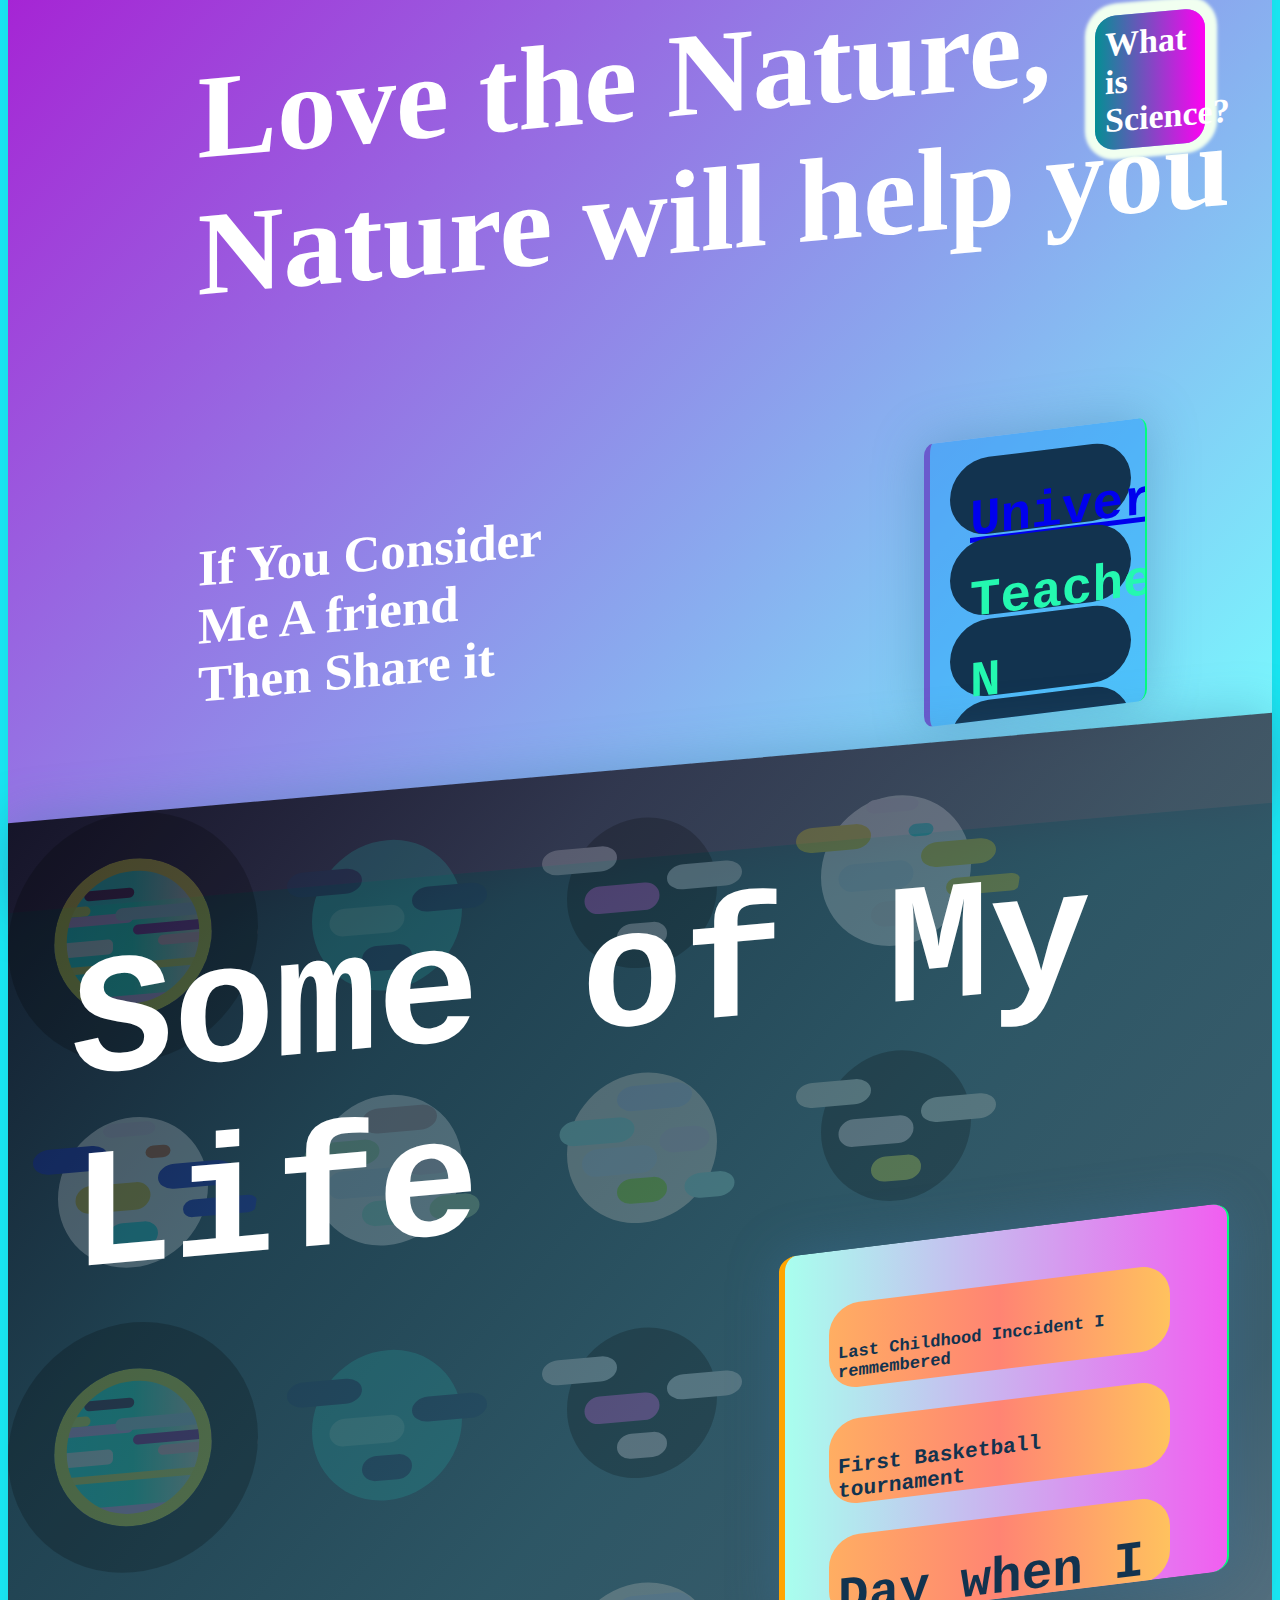
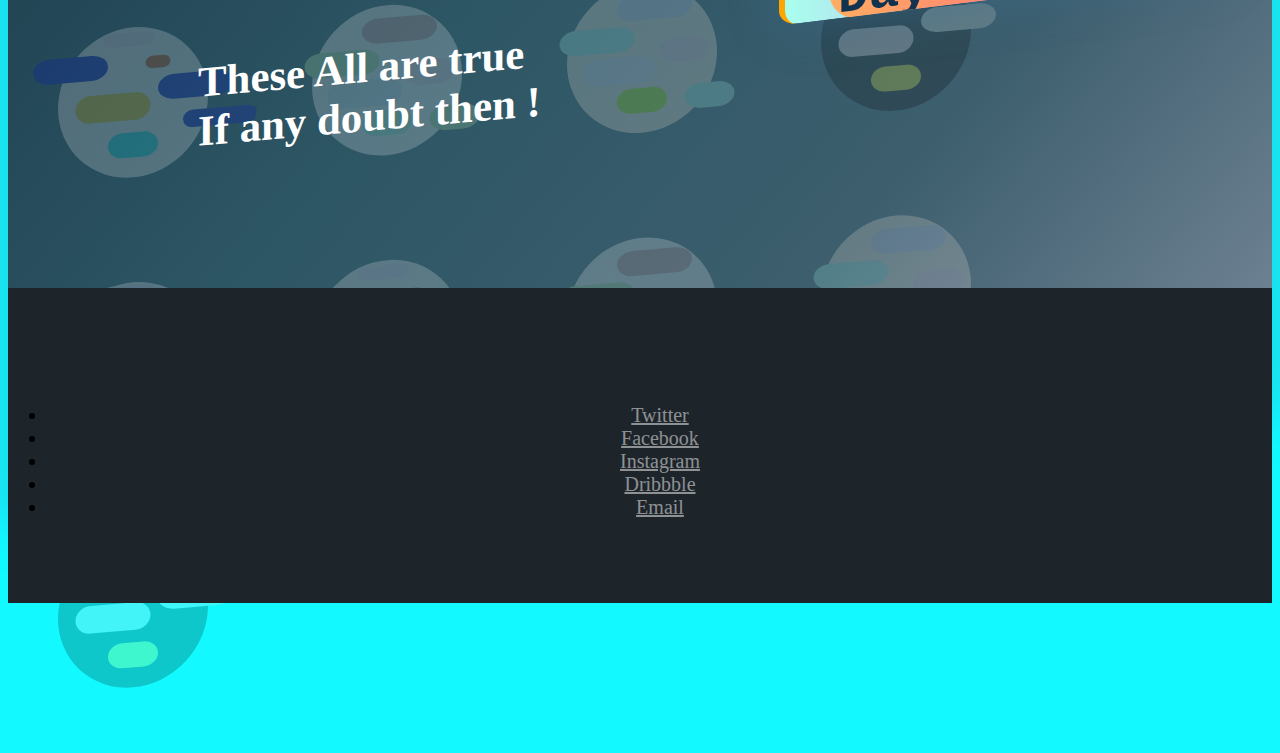
<file: index.html>
<!DOCTYPE html>
<html lang="en">
<head>
  <meta charset="UTF-8">
  <meta name="viewport" content="width=device-width, initial-scale=1.0">
  <link rel="stylesheet" href="index.css" />
  <title>Spiritofluvk</title>
</head>
<body>

  <section class="section-header" id = "header">
 
    <div class="back1ground">
      <h1 id="background-title">Love the Nature,<br>Nature will help you</h1>
      <a href="Science.html">
        <h1 id="Main">
          What is Science?
        </h1>
      </a>
    </div>

    <div class="background-content">
      <h1 id="background-content">
        If You Consider<br>
        Me A friend<br>
        Then Share it
      </h1>
    </div>
    
    <section id="Box">
        
      <article class="Card">
          <a href="Universe.html">
        <header class="Content">
          <h1>Universe</h1>
        </header>
          </a>
      </article>
  
      <article class="Card">
        <header class="Content">
          <h1>Teachers</h1>
        </header>
      </article>
  
      <article class="Card">
        <header class="Content">
          <h1>N</h1>
        </header>
      </article>
  
      <article class="Card">
        <header class="Content">
          <h1>Schools</h1>
        </header>
      </article>
  
      <article class="Card">
        <header class="Content">
          <h1>Ground</h1>
        </header>
      </article>
  
      <article class="Card">
        <header class="Content">
          <h1>Basketball</h1>
        </header>
      </article>
  
      <article class="Card">
        <header class="Content">
          <h1>Meditation</h1>
        </header>
      </article>
  
      <article class="Card">
        <header class="Content">
          <h1>Only One</h1>
        </header>
      </article>
    
    </section>

  </section>
  <section class="section-header" id = "header">
    <div class="back2ground">
      <h1 id="back2ground-title">
        <strong>Some of My Life</strong>  
      </h1>
      <svg class='Planet'>
        <defs>
          <linearGradient id="header-shape-gradient">
            <stop offset="0%" stop-color="#00ffec" />
            <stop offset="50%" stop-color="#07ffce" />
            <stop offset="100%" stop-color="#ffdec3" />
          </linearGradient>
        </defs>
  
        <circle fill=" url(#header-shape-gradient) " cx="50%" cy="50%" r="30%" />
        <rect fill="#efff34 " x="23%" y="36%" width="10%" height="4%" rx="2%" />
        <rect fill="#e3a9f2 " x="20%" y="40%" width="30%" height="4%" rx="2%" />
        <rect fill="#2a0023 " x="30.5%" y="30%" width="20%" height="4%" rx="2%" />
  
        <rect fill="#ecf030 " x="10%" y="60%" width="70%" height="3%" rx="2%" />
  
        <rect
          fill=" lightpink "
          x="60%"
          y="50%"
          width="40%"
          height="4%"
          rx="2%"
        />
  
        <rect
          fill=" lightblue "
          x="43%"
          y="38%"
          width="40%"
          height="5%"
          rx="2.5%"
        />
        <rect fill=" purple " x="50%" y="45%" width="40%" height="4%" rx="2%" />
        <rect fill=" skyblue " x="37%" y="89%" width="20%" height="4%" rx="2%" />
        <rect fill="#e3a9f2 " x="15%" y="73%" width="70%" height="4%" rx="2%" />
        <rect fill="#e3f9f2 " x="9%" y="50%" width="33%" height="6%" rx="2%" />
        <circle
          cx="50%"
          cy="50%"
          r="29%"
          stroke="#efec13 "
          fill=" none "
          stroke-width=" 5% "
          stroke-linecap=" round "
        />
        <circle
          cx="50%"
          cy="50%"
          r="52%"
          stroke="black"
          fill=" none "
          stroke-width=" 41%"
          stroke-linecap=" round "
        />
      </svg>
<svg class="Planet""> 

<circle  fill= "  #24B8B0" cx="50%" cy="50%" r="30%"/>

  <rect fill = "#12335F" x="10%" y="30%" width="30%" height="10%" rx="6.5%" />

<rect fill = "#12335F" x="60%" y="40%" width="30%" height="10%" rx="6.5%" />

<rect fill = "#6BE3CF" x="27%" y="46%" width="30%" height="11%" rx="6%" />

<rect fill = "#12335F" x="40%" y="62%" width="20%" height="10%" rx="5.7%" />
</svg>

<svg class="Planet""> 

<circle  fill= "  #0" cx="50%" cy="50%" r="30%"/>

  <rect fill = "#F2EDEE" x="10%" y="30%" width="30%" height="10%" rx="6.5%" />

<rect fill = "#F2EDED" x="60%" y="40%" width="30%" height="10%" rx="6.5%" />

<rect fill = "#F23EDE" x="27%" y="46%" width="30%" height="11%" rx="6%" />

<rect fill = "#FEDEDE" x="40%" y="62%" width="20%" height="10%" rx="5.7%" />
</svg>


<svg class="Planet""> 

<circle  fill= "  #FFFFFF" cx="50%" cy="50%" r="30%"/>

  <rect fill = "#FDDE00" x="10%" y="30%" width="30%" height="10%" rx="6.5%" />

<rect fill = "#FDE000" x="60%" y="40%" width="30%" height="10%" rx="6.5%" />

<rect fill = "#FDE000" x="70%" y="55%" width="30%" height="7%" rx="4%" />

<rect fill = "#FDEFFF" x="38%" y="21%" width="21%" height="5.5%" rx="4%" />

 
<rect fill = "#E0F0FF" x="27%" y="46%" width="30%" height="11%" rx="6%" />

<rect fill = "#FFEDEE" x="40%" y="62%" width="20%" height="10%" rx="5.7%" />

<rect fill = "#0FEDED" x="55%" y="32%" width="10%" height="5%" rx="3%" />

</svg>

<svg class="Planet""> 

<circle  fill= "  #FFFFFF" cx="50%" cy="50%" r="30%"/>

  <rect fill = "#000FD0" x="10%" y="30%" width="30%" height="10%" rx="6.5%" />

<rect fill = "#000FD0" x="60%" y="40%" width="30%" height="10%" rx="6.5%" />

<rect fill = "#000FD0" x="70%" y="55%" width="30%" height="7%" rx="4%" />

<rect fill = "#FFEAFF" x="38%" y="22%" width="21%" height="5.5%" rx="4%" />

 
<rect fill = "#FED111" x="27%" y="46%" width="30%" height="11%" rx="6%" />

<rect fill = "#0FEDED" x="40%" y="62%" width="20%" height="10%" rx="5.7%" />

<rect fill = "#DE5511" x="55%" y="32%" width="10%" height="5%" rx="3%" />

</svg> 

<svg class="Planet""> 

<circle  fill= "  #FFFFFF" cx="50%" cy="50%" r="30%"/>

  <rect fill = "#DAA2A2" x="40%" y="25%" width="30%" height="10%" rx="6.5%" />

<rect fill = " #BDEFAA" x="67%" y="62%" width="20%" height="10%" rx="6.5%" />

<rect fill = " #BDEFAA" x="17%" y="37%" width="30%" height="10%" rx="6.5%" />

<rect fill = "#FDE0F0" x="57%" y="43%" width="20%" height="10%" rx="6.5%" />

 
<rect fill = "#E0F0FF" x="26%" y="49%" width="30%" height="11%" rx="6%" />

<rect fill = "#AFFFE0" x="40%" y="62%" width="20%" height="10%" rx="5.7%" />


</svg>

<svg class="Planet""> 

<circle  fill= "  #FFEFDF" cx="50%" cy="50%" r="30%"/>

  <rect fill = "#DEDEFE" x="40%" y="25%" width="30%" height="10%" rx="6.5%" />

<rect fill = " #AAFDEF" x="67%" y="62%" width="20%" height="10%" rx="6.5%" />

<rect fill = " #AAFDEF" x="17%" y="37%" width="30%" height="10%" rx="6.5%" />

<rect fill = "#FFDDED" x="57%" y="43%" width="20%" height="10%" rx="6.5%" />

 
<rect fill = "#EFF0FF" x="26%" y="49%" width="30%" height="11%" rx="6%" />

<rect fill = "#AFFF00" x="40%" y="62%" width="20%" height="10%" rx="5.7%" />


</svg>

<svg class="Planet"> 

<circle  fill= "  #0" cx="50%" cy="50%" r="30%"/>

  <rect fill = "#F2EEDE" x="10%" y="30%" width="30%" height="10%" rx="6.5%" />

<rect fill = "#F2EEDE" x="60%" y="40%" width="30%" height="10%" rx="6.5%" />

<rect fill = "#FFDEDE" x="27%" y="46%" width="30%" height="11%" rx="6%" />

<rect fill = "#F2EE11" x="40%" y="62%" width="20%" height="10%" rx="5.7%" />
</svg>
<svg class='Planet'>
  <defs>
    <linearGradient id="header-shape-gradient">
      <stop offset="0%" stop-color="#00ffec" />
      <stop offset="50%" stop-color="#07ffce" />
      <stop offset="100%" stop-color="#ffdec3" />
    </linearGradient>
  </defs>

  <circle fill=" url(#header-shape-gradient) " cx="50%" cy="50%" r="30%" />
  <rect fill="#efff34 " x="23%" y="36%" width="10%" height="4%" rx="2%" />
  <rect fill="#e3a9f2 " x="20%" y="40%" width="30%" height="4%" rx="2%" />
  <rect fill="#2a0023 " x="30.5%" y="30%" width="20%" height="4%" rx="2%" />

  <rect fill="#ecf030 " x="10%" y="60%" width="70%" height="3%" rx="2%" />

  <rect
    fill=" lightpink "
    x="60%"
    y="50%"
    width="40%"
    height="4%"
    rx="2%"
  />

  <rect
    fill=" lightblue "
    x="43%"
    y="38%"
    width="40%"
    height="5%"
    rx="2.5%"
  />
  <rect fill=" purple " x="50%" y="45%" width="40%" height="4%" rx="2%" />
  <rect fill=" skyblue " x="37%" y="89%" width="20%" height="4%" rx="2%" />
  <rect fill="#e3a9f2 " x="15%" y="73%" width="70%" height="4%" rx="2%" />
  <rect fill="#e3f9f2 " x="9%" y="50%" width="33%" height="6%" rx="2%" />
  <circle
    cx="50%"
    cy="50%"
    r="29%"
    stroke="#efec13 "
    fill=" none "
    stroke-width=" 5% "
    stroke-linecap=" round "
  />
  <circle
    cx="50%"
    cy="50%"
    r="52%"
    stroke="black"
    fill=" none "
    stroke-width=" 41%"
    stroke-linecap=" round "
  />
</svg>
<svg class="Planet""> 

<circle  fill= "  #24B8B0" cx="50%" cy="50%" r="30%"/>

<rect fill = "#12335F" x="10%" y="30%" width="30%" height="10%" rx="6.5%" />

<rect fill = "#12335F" x="60%" y="40%" width="30%" height="10%" rx="6.5%" />

<rect fill = "#6BE3CF" x="27%" y="46%" width="30%" height="11%" rx="6%" />

<rect fill = "#12335F" x="40%" y="62%" width="20%" height="10%" rx="5.7%" />
</svg>

<svg class="Planet""> 

<circle  fill= "  #0" cx="50%" cy="50%" r="30%"/>

<rect fill = "#F2EDEE" x="10%" y="30%" width="30%" height="10%" rx="6.5%" />

<rect fill = "#F2EDED" x="60%" y="40%" width="30%" height="10%" rx="6.5%" />

<rect fill = "#F23EDE" x="27%" y="46%" width="30%" height="11%" rx="6%" />

<rect fill = "#FEDEDE" x="40%" y="62%" width="20%" height="10%" rx="5.7%" />
</svg>


<svg class="Planet""> 

<circle  fill= "  #FFFFFF" cx="50%" cy="50%" r="30%"/>

<rect fill = "#FDDE00" x="10%" y="30%" width="30%" height="10%" rx="6.5%" />

<rect fill = "#FDE000" x="60%" y="40%" width="30%" height="10%" rx="6.5%" />

<rect fill = "#FDE000" x="70%" y="55%" width="30%" height="7%" rx="4%" />

<rect fill = "#FDEFFF" x="38%" y="21%" width="21%" height="5.5%" rx="4%" />


<rect fill = "#E0F0FF" x="27%" y="46%" width="30%" height="11%" rx="6%" />

<rect fill = "#FFEDEE" x="40%" y="62%" width="20%" height="10%" rx="5.7%" />

<rect fill = "#0FEDED" x="55%" y="32%" width="10%" height="5%" rx="3%" />

</svg>

<svg class="Planet""> 

<circle  fill= "  #FFFFFF" cx="50%" cy="50%" r="30%"/>

<rect fill = "#000FD0" x="10%" y="30%" width="30%" height="10%" rx="6.5%" />

<rect fill = "#000FD0" x="60%" y="40%" width="30%" height="10%" rx="6.5%" />

<rect fill = "#000FD0" x="70%" y="55%" width="30%" height="7%" rx="4%" />

<rect fill = "#FFEAFF" x="38%" y="22%" width="21%" height="5.5%" rx="4%" />


<rect fill = "#FED111" x="27%" y="46%" width="30%" height="11%" rx="6%" />

<rect fill = "#0FEDED" x="40%" y="62%" width="20%" height="10%" rx="5.7%" />

<rect fill = "#DE5511" x="55%" y="32%" width="10%" height="5%" rx="3%" />

</svg> 

<svg class="Planet""> 

<circle  fill= "  #FFFFFF" cx="50%" cy="50%" r="30%"/>

<rect fill = "#DAA2A2" x="40%" y="25%" width="30%" height="10%" rx="6.5%" />

<rect fill = " #BDEFAA" x="67%" y="62%" width="20%" height="10%" rx="6.5%" />

<rect fill = " #BDEFAA" x="17%" y="37%" width="30%" height="10%" rx="6.5%" />

<rect fill = "#FDE0F0" x="57%" y="43%" width="20%" height="10%" rx="6.5%" />


<rect fill = "#E0F0FF" x="26%" y="49%" width="30%" height="11%" rx="6%" />

<rect fill = "#AFFFE0" x="40%" y="62%" width="20%" height="10%" rx="5.7%" />


</svg>

<svg class="Planet""> 

<circle  fill= "  #FFEFDF" cx="50%" cy="50%" r="30%"/>

<rect fill = "#DEDEFE" x="40%" y="25%" width="30%" height="10%" rx="6.5%" />

<rect fill = " #AAFDEF" x="67%" y="62%" width="20%" height="10%" rx="6.5%" />

<rect fill = " #AAFDEF" x="17%" y="37%" width="30%" height="10%" rx="6.5%" />

<rect fill = "#FFDDED" x="57%" y="43%" width="20%" height="10%" rx="6.5%" />


<rect fill = "#EFF0FF" x="26%" y="49%" width="30%" height="11%" rx="6%" />

<rect fill = "#AFFF00" x="40%" y="62%" width="20%" height="10%" rx="5.7%" />


</svg>

<svg class="Planet"> 

<circle  fill= "  #0" cx="50%" cy="50%" r="30%"/>

<rect fill = "#F2EEDE" x="10%" y="30%" width="30%" height="10%" rx="6.5%" />

<rect fill = "#F2EEDE" x="60%" y="40%" width="30%" height="10%" rx="6.5%" />

<rect fill = "#FFDEDE" x="27%" y="46%" width="30%" height="11%" rx="6%" />

<rect fill = "#F2EE11" x="40%" y="62%" width="20%" height="10%" rx="5.7%" />
</svg>
<svg class="Planet""> 

  <circle  fill= "  #FFFFFF" cx="50%" cy="50%" r="30%"/>
  
  <rect fill = "#FDDE00" x="10%" y="30%" width="30%" height="10%" rx="6.5%" />
  
  <rect fill = "#FDE000" x="60%" y="40%" width="30%" height="10%" rx="6.5%" />
  
  <rect fill = "#FDE000" x="70%" y="55%" width="30%" height="7%" rx="4%" />
  
  <rect fill = "#FDEFFF" x="38%" y="21%" width="21%" height="5.5%" rx="4%" />
  
  
  <rect fill = "#E0F0FF" x="27%" y="46%" width="30%" height="11%" rx="6%" />
  
  <rect fill = "#FFEDEE" x="40%" y="62%" width="20%" height="10%" rx="5.7%" />
  
  <rect fill = "#0FEDED" x="55%" y="32%" width="10%" height="5%" rx="3%" />
  
  </svg>
  
  <svg class="Planet""> 
  
  <circle  fill= "  #FFFFFF" cx="50%" cy="50%" r="30%"/>
  
  <rect fill = "#000FD0" x="10%" y="30%" width="30%" height="10%" rx="6.5%" />
  
  <rect fill = "#000FD0" x="60%" y="40%" width="30%" height="10%" rx="6.5%" />
  
  <rect fill = "#000FD0" x="70%" y="55%" width="30%" height="7%" rx="4%" />
  
  <rect fill = "#FFEAFF" x="38%" y="22%" width="21%" height="5.5%" rx="4%" />
  
  
  <rect fill = "#FED111" x="27%" y="46%" width="30%" height="11%" rx="6%" />
  
  <rect fill = "#0FEDED" x="40%" y="62%" width="20%" height="10%" rx="5.7%" />
  
  <rect fill = "#DE5511" x="55%" y="32%" width="10%" height="5%" rx="3%" />
  
  </svg> 
  
  <svg class="Planet""> 
  
  <circle  fill= "  #FFFFFF" cx="50%" cy="50%" r="30%"/>
  
  <rect fill = "#DAA2A2" x="40%" y="25%" width="30%" height="10%" rx="6.5%" />
  
  <rect fill = " #BDEFAA" x="67%" y="62%" width="20%" height="10%" rx="6.5%" />
  
  <rect fill = " #BDEFAA" x="17%" y="37%" width="30%" height="10%" rx="6.5%" />
  
  <rect fill = "#FDE0F0" x="57%" y="43%" width="20%" height="10%" rx="6.5%" />
  
  
  <rect fill = "#E0F0FF" x="26%" y="49%" width="30%" height="11%" rx="6%" />
  
  <rect fill = "#AFFFE0" x="40%" y="62%" width="20%" height="10%" rx="5.7%" />
  
  
  </svg>
  
  <svg class="Planet""> 
  
  <circle  fill= "  #FFEFDF" cx="50%" cy="50%" r="30%"/>
  
  <rect fill = "#DEDEFE" x="40%" y="25%" width="30%" height="10%" rx="6.5%" />
  
  <rect fill = " #AAFDEF" x="67%" y="62%" width="20%" height="10%" rx="6.5%" />
  
  <rect fill = " #AAFDEF" x="17%" y="37%" width="30%" height="10%" rx="6.5%" />
  
  <rect fill = "#FFDDED" x="57%" y="43%" width="20%" height="10%" rx="6.5%" />
  
  
  <rect fill = "#EFF0FF" x="26%" y="49%" width="30%" height="11%" rx="6%" />
  
  <rect fill = "#AFFF00" x="40%" y="62%" width="20%" height="10%" rx="5.7%" />
  
  
  </svg>
  
  
  <svg class="Planet"> 
  
  <circle  fill= "  #0" cx="50%" cy="50%" r="30%"/>
  
  <rect fill = "#F2EEDE" x="10%" y="30%" width="30%" height="10%" rx="6.5%" />
  
  <rect fill = "#F2EEDE" x="60%" y="40%" width="30%" height="10%" rx="6.5%" />
  
  <rect fill = "#FFDEDE" x="27%" y="46%" width="30%" height="11%" rx="6%" />
  
  <rect fill = "#F2EE11" x="40%" y="62%" width="20%" height="10%" rx="5.7%" />
  </svg>
    </div>
    <div class="back2ground-content">
      <h1 id="background-content">
        <Big>These All are true<br>
        If any doubt then !</Big>
      </h1>
    </div>
    <section id="TheoryBox">
      <article class="Theory-Card">
        <header class="Content">
          <h6>Last Childhood Inccident I remmembered</h6>
        </header>
      </article>
  
      <article class="Theory-Card">
        <header class="Content">
          <h5>First Basketball tournament</h5>
        </header>
      </article>
  
      <article class="Theory-Card">
        <header class="Content">
          <h1>Day when I forget My Bag</h1>
        </header>
      </article>
  
      <article class="Theory-Card">
        <header class="Content">
          <h1>My First</h1>
        </header>
      </article>
  
      <article class="Theory-Card">
        <header class="Content">
          <h1>Jumping From 1floor</h1>
        </header>
      </article>
  
      <article class="Theory-Card">
        <header class="Content">
          <h1>Baniwagh tournsment</h1>
        </header>
      </article>
  
      <article class="Theory-Card">
        <header class="Content">
          <h1>My Father</h1>
        </header>
      </article>
  
      <article class="Theory-Card">
        <header class="Content">
          <h1>My Mother</h1>
        </header>
      </article>
    </section>
  </section>
    <footer id="footer">
      <ul class="icons">
          <li><a href="https://twitter.com/Sukhpre56544690" class="icon fa-twitter"><span class="label">Twitter</span></a></li>
          <li><a href="https://www.facebook.com/sukhpreet.singh.90663894/" class="icon fa-facebook"><span class="label">Facebook</span></a></li>
          <li><a href="https://www.instagram.com/sukhpreet_singh.znx/" class="icon fa-instagram"><span class="label">Instagram</span></a></li>
        <li><a href="https://dribbble.com/Sukhpreet_singh" class="icon fa-dribbble"><span class="label">Dribbble</span></a></li>
          <li><a href="#" class="mailto:sukhpreet@gmail.com"><span class="label">Email</span></a></li>
      </ul>
      </footer>
      
</body>
</html>
</file>
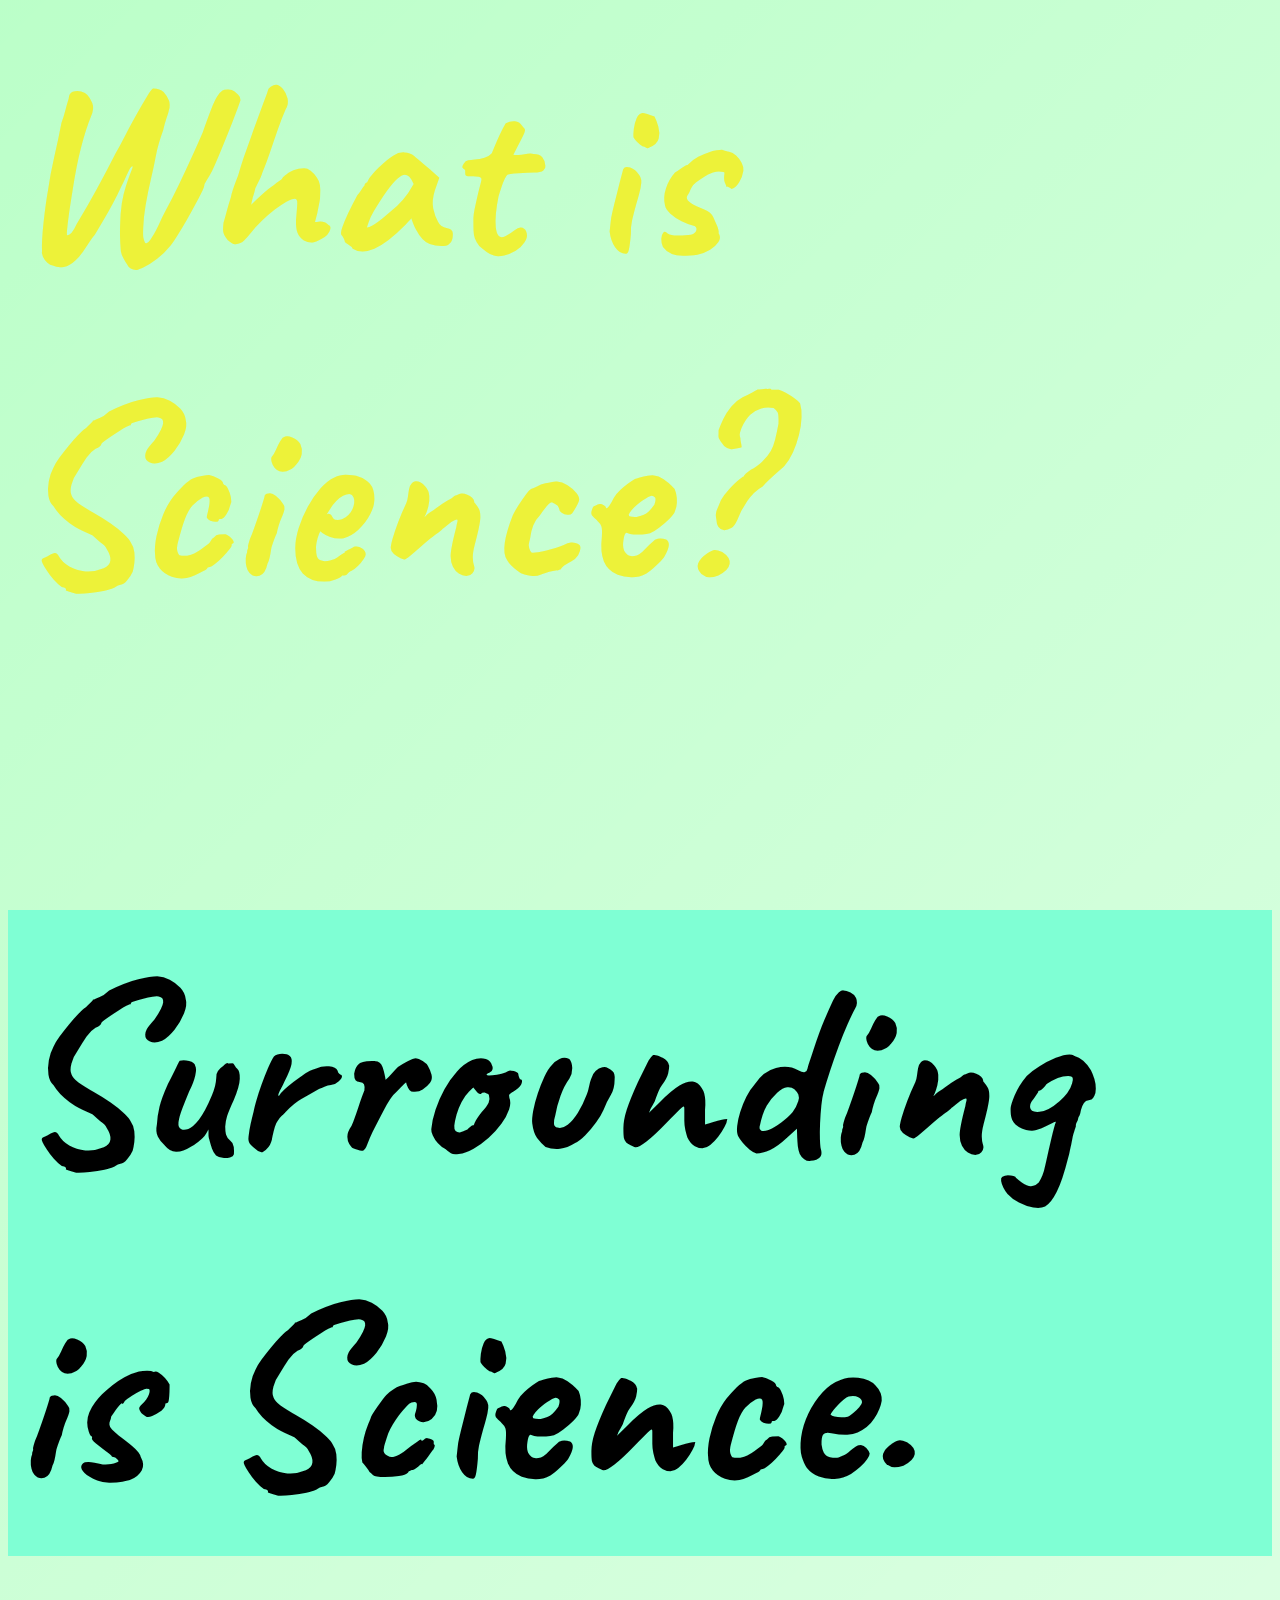
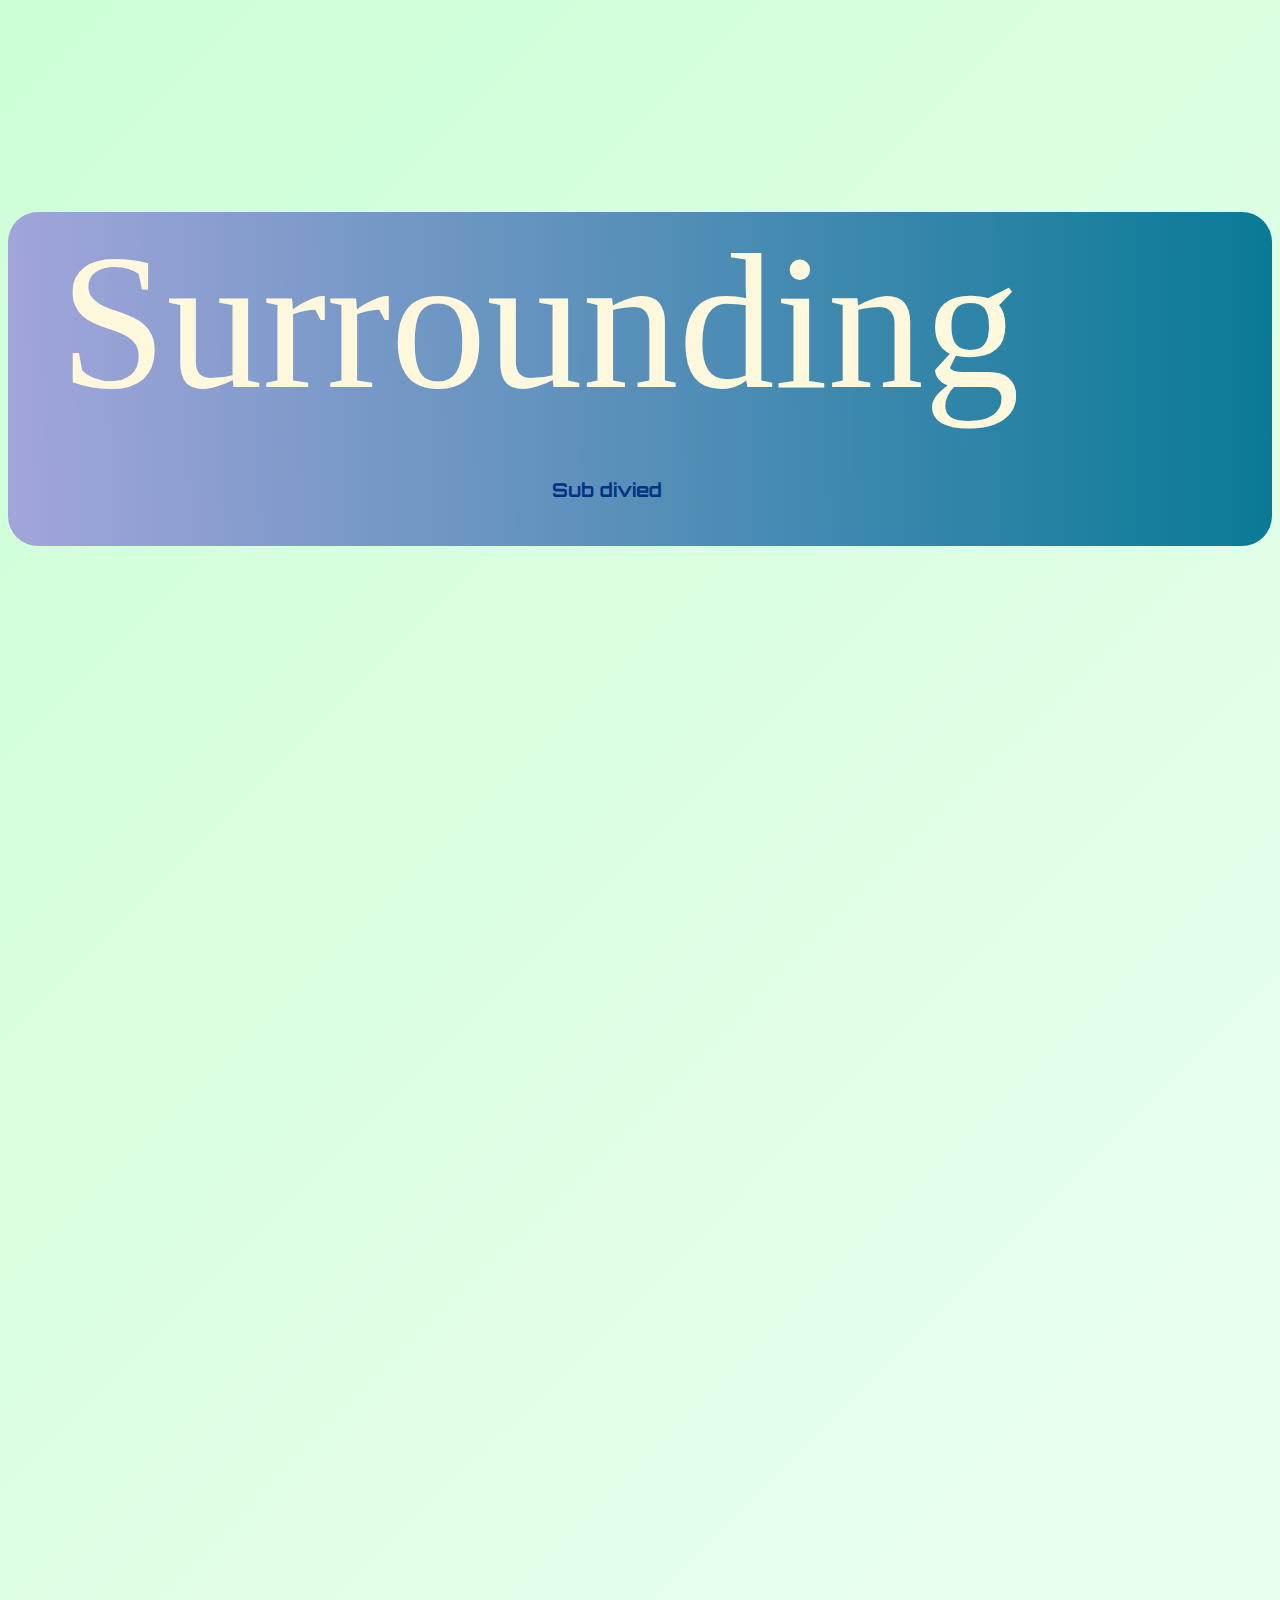
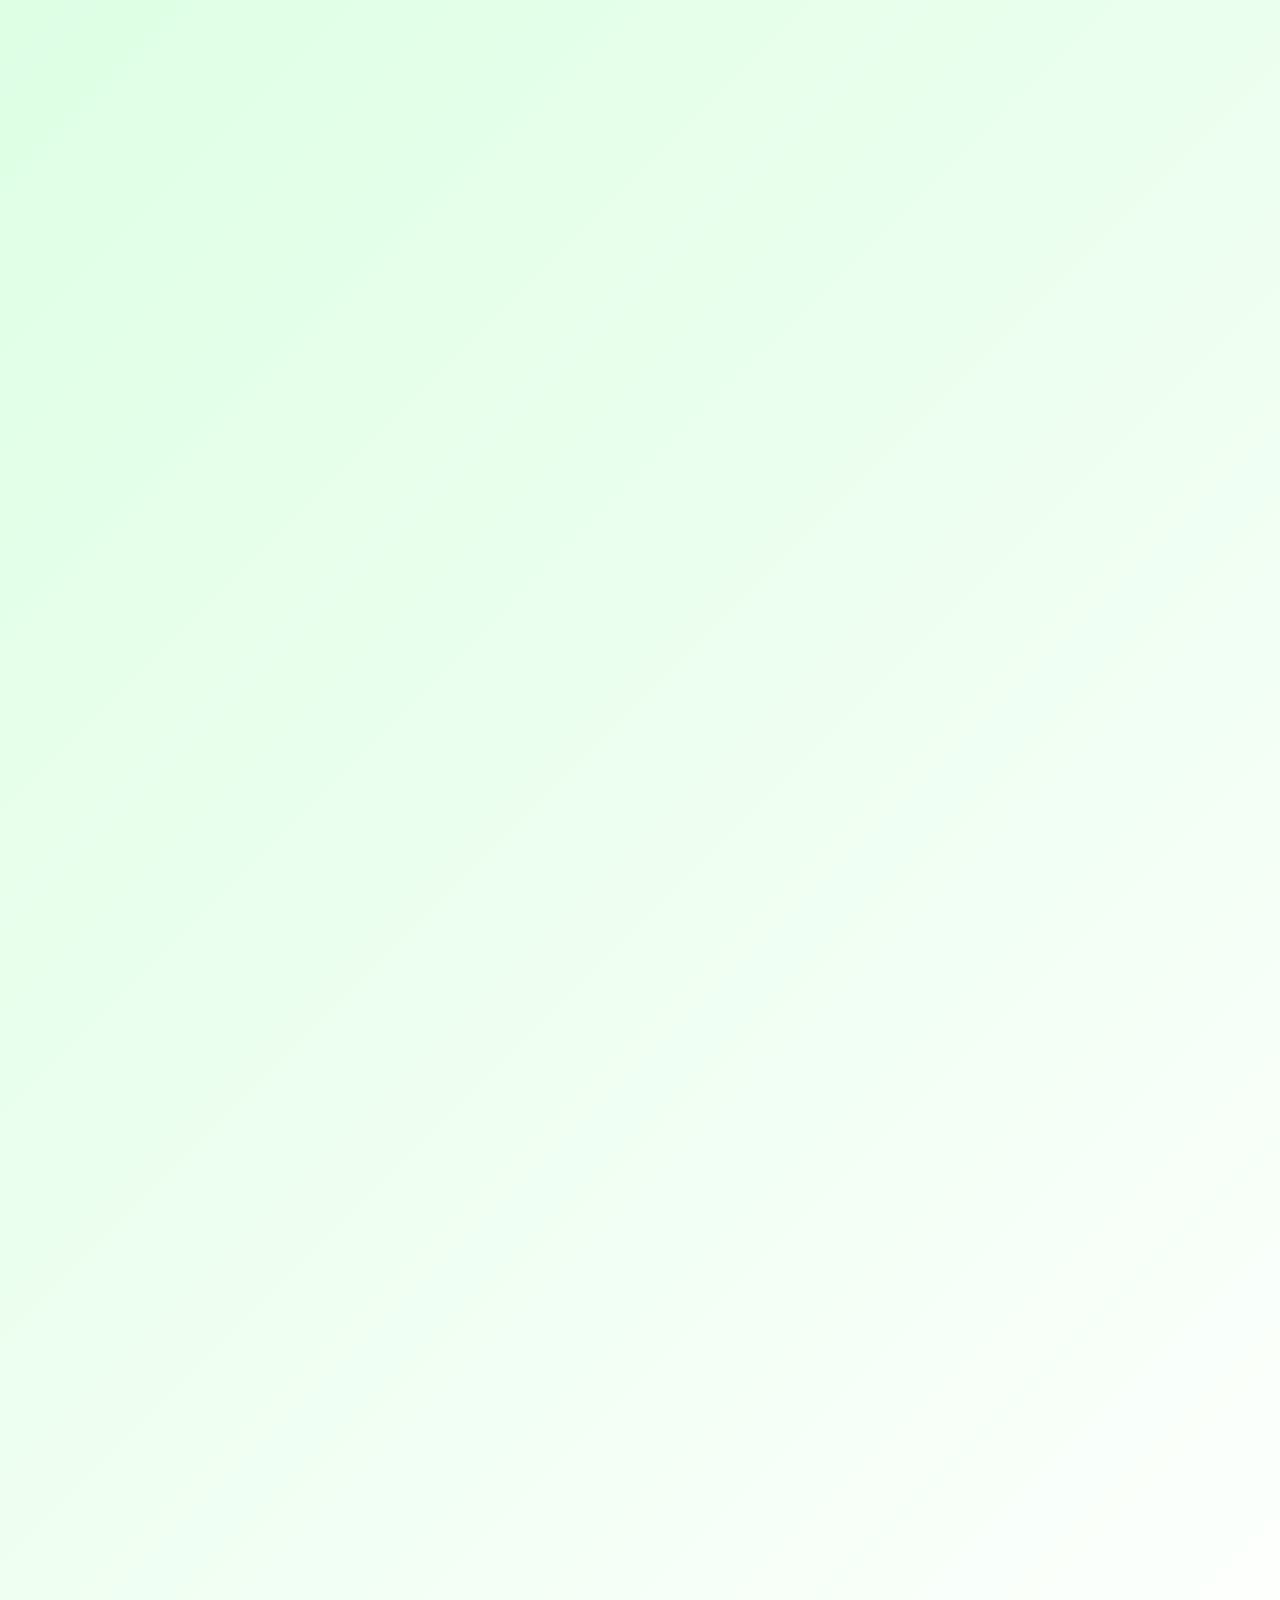
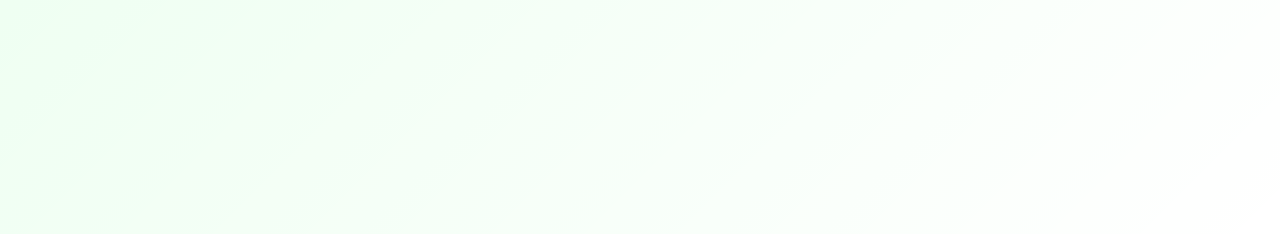
<file: Science.html>
<!DOCTYPE html>
<html lang="en">

<head>
    <meta charset="UTF-8" />
    <meta name="viewport" content="width=device-width, initial-scale=1.0" />
    <title>Document</title>
    <link rel="stylesheet" href="science.css" />
    <link rel="stylesheet" href="https://unpkg.com/aos@next/dist/aos.css" />
    <link href="https://fonts.googleapis.com/css2?family=Tangerine:wght@700&display=swap" rel="stylesheet">
    <link href="https://fonts.googleapis.com/css2?family=Averia+Sans+Libre&display=swap" rel="stylesheet">
    <link href="https://fonts.googleapis.com/css2?family=Caveat:wght@600&display=swap" rel="stylesheet">
    <link href="https://fonts.googleapis.com/css2?family=Caveat:wght@600&family=Orbitron:wght@900&display=swap" rel="stylesheet">
</head>

<body>
    <header class="Header">
        What is Science?
        <p class="answer">Surrounding is Science.</p>
    </header>
    <section class="Explain">
        <article id="Answer">Surrounding<h6 class="Jai">Sub divied</h6></article>
    </section>
    <div data-aos="fade-right"
        data-aos-delay="150"
        data-aos-duration="1000" >
        <section class="Explain-answer">
            <article id="Answer1">
                <h1 class="AnswerHeading">Physics</h1>
                <p class="Matter">
                    Working with Intraction of differnt thing with each other
                </p>
            </article>
            </article>
        </section>
    </div>

    <div data-aos="fade-right"
        data-aos-delay="150"
        data-aos-duration="1000" >
        <section class="Explain-answer">
            <article id="Answer2">
                <h1 class="AnswerHeading">Chemistry</h1>
                <p class="Matter">
                    To Understand The Depth of internal Structure of Universe
                </p>
            </article>
        </section>
    </div>

    <div data-aos="fade-right"
        data-aos-delay="150"
        data-aos-duration="1000" >

        <section class="Explain-answer">
            <article id="Answer3">
                <h1 class="AnswerHeading">Biology</h1>
                <p class="Matter">
                    Understanding Collaborate work of Nature to make Non-living to
                    living
                </p>
            </article>
        </section>
    </div>
    
    <div data-aos="fade-right"
    data-aos-delay="150"
    data-aos-duration="1000" >

    <section class="Poem-Container" >
        <article id="Poem">
            <h1 class="Poem-heading">My favorite one is to being become with surrounding By connecting To surrounding through Self.</h1>
            <p >
                <h1 class="Poem-content-Heading">A Simple Poem</h1>
                <p class="Poem-content"> Play football,if you <br>
                then play it as, football is part of your body <br>
                Play basketball, if you <br>
                then play it as, basketball is part of your body <br>
                Play Anything , if you <br>
                then play it as, it is part of your body<br>
                Same, learn about Nature,if you <br>
                then , learn it as being a part of Nature<br>
                Else Just be Nothing to achieve everything.</p>
            </p>
        </article>
    </section>
</div>

    <script src="https://unpkg.com/aos@next/dist/aos.js"></script>
    <script>
        AOS.init();
    </script>
</body>

</html>
</file>
<file: index.css>
body {
  background: #12FAFF;
  user-select:none;
}


.section-header {
  display: flex;
  z-index: 0;
  flex-direction: column;
  -webkit-touch-callout:none; /* iOS Safari */
  -webkit-user-select:none;   /* Chrome/Safari/Opera */
  -khtml-user-select:none;    /* Konqueror */
  -moz-user-select:none;      /* Firefox */
  -ms-user-select:none;       /* Internet Explorer/Edge */
  user-select:none;
}

body #header {
    height: 940px;
    position: relative;
    color: #fff;
    font-size: 17px;
    -webkit-touch-callout:none; /* iOS Safari */
  -webkit-user-select:none;   /* Chrome/Safari/Opera */
  -khtml-user-select:none;    /* Konqueror */
  -moz-user-select:none;      /* Firefox */
  -ms-user-select:none;       /* Internet Explorer/Edge */
  user-select:none; 
}
.back1ground {
    position: absolute;
    top: -20vh;
    left: 0;
    width: 100%;
    height: calc(100% + 10vh);
    background: linear-gradient(135deg, rgb(168, 25, 210), rgb(120, 255, 255));
    transform: skewY(-5deg);
    box-shadow: 0 0 50px rgba(60,117,162,.4);
}
#Main{
  position: absolute;
  background: linear-gradient(to right, rgb(4, 143, 148),rgb(255, 1, 242)); /* W3C, IE 10+/ Edge, Firefox 16+, Chrome 26+, Opera 12+, Safari 7+ */;
  width: 90px;
  padding: 10px;
  border-radius: 20px;
  top: 20%;
  left: 86%;
  box-shadow: 1px -1px 0.2rem 0.7rem #f1ffF0;
  color:#ffff;
  font-family: 'Antic Slab', serif;
  
}

#background-title {
    position: absolute;
    top:10%;
    left: 15%;
    font-size: 700%;
    user-select:none;
  -webkit-touch-callout:none; /* iOS Safari */
  -webkit-user-select:none;   /* Chrome/Safari/Opera */
  -khtml-user-select:none;    /* Konqueror */
  -moz-user-select:none;      /* Firefox */
  -ms-user-select:none;       /* Internet Explorer/Edge */
  user-select:none; 
}
#background-content {
    position: absolute;
    width: 50%;
    top:50%;
    left: 15%;
    font-size: 300%;
    transform: skewY(-5deg);
    user-select:none;
  -webkit-touch-callout:none; /* iOS Safari */
  -webkit-user-select:none;   /* Chrome/Safari/Opera */
  -khtml-user-select:none;    /* Konqueror */
  -moz-user-select:none;      /* Firefox */
  -ms-user-select:none;       /* Internet Explorer/Edge */
  user-select:none; 
}
#Box {
  transform: skewY(-7deg);
  box-shadow: 0 0 50px rgba(60,117,162,.4);
  padding: 10px 0px 10px;
  position: absolute;
  left: 72.5%;
  top: 45%;
  height: 28%;
  width: 17%;
  display: flex;
  flex-direction: column;
  overflow-y: auto;
  border-left: 6px solid slateblue;
  border-right: 2px solid springgreen;
  border-radius: 4%;
  background-color: rgba(0, 138, 252, 0.377);
  -webkit-touch-callout:none; /* iOS Safari */
  -webkit-user-select:none;   /* Chrome/Safari/Opera */
  -khtml-user-select:none;    /* Konqueror */
  -moz-user-select:none;      /* Firefox */
  -ms-user-select:none;       /* Internet Explorer/Edge */
  user-select:none; 
}
.Card {
  font-size: 25.5px;
  padding: 0px 0px 30px 20px;
  margin:  10px 0px 20px 20px;
  width: 75%;
  height: 18%;
  background-color: #12334F;
  color: #24F8B0;
  border-radius: 20vw;
  font-family: "Courier New", monospace;
  transition: 0.2s;
  
  -webkit-touch-callout:none; /* iOS Safari */
  -webkit-user-select:none;   /* Chrome/Safari/Opera */
  -khtml-user-select:none;    /* Konqueror */
  -moz-user-select:none;      /* Firefox */
  -ms-user-select:none;       /* Internet Explorer/Edge */
  user-select:none; 
}
.Card :first-child {
    padding-top: -0.5%;
}
.Card:hover{
  transform: translateY(-0.7%);
  color: aqua;
  background-color: azure;
}

.Card:hover~.Card {
  transform: translateY(7%);
}

.Card:not(:last-child) {
  margin-bottom: -3%;
}

#Box::-webkit-scrollbar{
  height: 10px;
  width: 10px;
}
#Box::-webkit-scrollbar-thumb{
  background: #16bef1;
  border-radius: 10px;
  box-shadow: inset 5px 5px 5px  #16feff;
}
#Box .Card:hover {
  transform: translateY(-1rem);
}

.back2ground {
    position: absolute;
    top: -20vh;
    left: 0;
    width: 100%;
    height: calc(100% + 40vh);
    /* background: linear-gradient(135deg, rgba(55, 255, 55, 0.8), rgb(100, 200, 70)); */
    /* background:linear-gradient(135deg, rgba(255, 45, 222, 1), rgb(25, 255, 100));  */
    background : linear-gradient(133deg,rgba(17, 17, 34, 0.966),rgba(34, 34, 51, 0.856),rgba(51, 51, 68, 0.822),rgba(68, 68, 85, 0.856),#778899);
    transform: skewY(-5deg);
    box-shadow: 0 0 50px rgba(60,117,162,.4);
    opacity: 100%;
}
#back2ground-title {
    position: absolute;
    top:0%;
    left: 5%;
    font-size: 1000%;
    font-family: monospace;
    -webkit-touch-callout:none; /* iOS Safari */
  -webkit-user-select:none;   /* Chrome/Safari/Opera */
  -khtml-user-select:none;    /* Konqueror */
  -moz-user-select:none;      /* Firefox */
  -ms-user-select:none;       /* Internet Explorer/Edge */
  user-select:none; 
  z-index: 2;
}
.back2ground-content {
  position: relative;
  top: 70%;
  font-size: 70%;
  font-family: cursive;
  -webkit-touch-callout:none; /* iOS Safari */
  -webkit-user-select:none;   /* Chrome/Safari/Opera */
  -khtml-user-select:none;    /* Konqueror */
  -moz-user-select:none;      /* Firefox */
  -ms-user-select:none;       /* Internet Explorer/Edge */
  user-select:none; 
  z-index: 1;  
}
.Planet {
  width: 250px;
  height: 250px;
  position: relative;
  border-radius: 50%;
  opacity: 20%;
  -webkit-touch-callout:none; /* iOS Safari */
  -webkit-user-select:none;   /* Chrome/Safari/Opera */
  -khtml-user-select:none;    /* Konqueror */
  -moz-user-select:none;      /* Firefox */
  -ms-user-select:none;       /* Internet Explorer/Edge */
  user-select:none;
  z-index: 0; 
}
#TheoryBox {
  transform: skewY(-7deg);
  box-shadow: 0 0 50px rgba(60,117,162,.4);
  padding: 10px 0px 10px;
  position: absolute;
  left: 61%;
  top: 30%;
  height: 37%;
  width: 35%;
  display: flex;
  flex-direction: column;
  overflow-y: auto;
  border-left: 6px solid orange;
  border-right: 2px solid springgreen;
  border-radius: 4%;
  background: linear-gradient(to right,  #a8ffee, #f15eF0);
  -webkit-touch-callout:none; /* iOS Safari */
  -webkit-user-select:none;   /* Chrome/Safari/Opera */
  -khtml-user-select:none;    /* Konqueror */
  -moz-user-select:none;      /* Firefox */
  -ms-user-select:none;       /* Internet Explorer/Edge */
  user-select:none; 
}
.Theory-Card {
  font-size: 25.5px;
  padding: 0px 0px 5% 2%;
  margin:  10% 0px 6% 10%;
  width: 75%;
  height: 18%;
  color: #12334F;
  background: linear-gradient(to right,  #FFAE62,#FF8473, #FFC25E);
  border-radius: 20vw;
  font-family: "Courier New", monospace;
  transition: 0.2s;
  -webkit-touch-callout:none; /* iOS Safari */
  -webkit-user-select:none;   /* Chrome/Safari/Opera */
  -khtml-user-select:none;    /* Konqueror */
  -moz-user-select:none;      /* Firefox */
  -ms-user-select:none;       /* Internet Explorer/Edge */
  user-select:none; 
}
.Theory-Card :first-child {
  padding-top: -0.5%;
}
.Theory-Card:hover{
transform: translateY(-0.7%);
color: aqua;
background: rgb(56, 141, 141);
}

.Theory-Card:hover~.Theory-Card {
transform: translateY(7%);
}

.Theory-Card:not(:last-child) {
margin-bottom: -3%;
}

#TheoryBox::-webkit-scrollbar{
height: 10px;
width: 10px;
}
#TheoryBox::-webkit-scrollbar-thumb{
background: #16bef1;
border-radius: 10px;
box-shadow: inset 5px 5px 5px  #16feff;
}
#TheoryBox .Theory-Card:hover {
transform: translateY(-1rem);
}

.Theory-Card {
  font-size: 25.5px;
  padding: 0px 0px 5% 2%;
  margin:  10% 0px 6% 10%;
  width: 75%;
  height: 18%;
  border-radius: 30px;
} 


/* Footer */
#footer {
  position: relative;
  padding: 6em 0 4em 0 ;
  background-color: #1d242a;
  text-align: center;
  user-select:none;
}

  #footer .icons {
    font-size: 1.25em;
  }

    #footer .icons a {
      color: rgba(255, 255, 255, 0.5);
    }

      #footer .icons a:hover {
        color: #fff;
      }

  #footer .copyright {
    color: rgba(255, 255, 255, 0.5);
    font-size: 0.8em;
    letter-spacing: 0.225em;
    list-style: none;
    padding: 0;
    text-transform: uppercase;
  }

    #footer .copyright li {
      border-left: solid 1px rgba(255, 255, 255, 0.5);
      display: inline-block;
      line-height: 1em;
      margin-left: 1em;
      padding-left: 1em;
    }

      #footer .copyright li:first-child {
        border-left: 0;
        margin-left: 0;
        padding-left: 0;
      }

      #footer .copyright li a {
        color: inherit;
      }

        #footer .copyright li a:hover {
          color: #fff;
        }

      @media screen and (max-width: 480px) {

      only   #footer .copyright li {
          border: 0;
          display: block;
          line-height: 1.65em;
          margin: 0;
          padding: 0.5em 0;
        }

      }

  @media screen and (max-width: 980px) {

    #fonly ooter {
      padding: 4em 3em 2em 3em ;
    }

  }

  @media screen and (max-width: 736px) {

    #fonly ooter {
      padding: 3em 2em 1em 2em ;
    }

  }
  
  
  @media only screen and (max-width:900px){
    .back1ground {
      top:-2%;
      overflow-y: hidden;
    }
    
    #background-title {
      font-size: 400%;
      top: 3%;
      left: 10%;
    }
    #Main{
      top: 5%;
      left: 80%;
    }
    
    #background-content {
    font-size: 300%;
    top: 73%;
    width: 100%;
    left: 10%;
    }
    
    #Box {
      top: 30%;
      left: 53%;
      height: 40%;
      width: 40%;
      border-radius: 30px;
    }
    
    .Card {
      border-radius: 45px;
      max-height: 15%;
    }
    .back2ground {
      top:0%;
      overflow-y: hidden;
    }
    #back2ground-title {
      font-size: 300%;
    }
    
    #back2ground-content {
    font-size: 200%;
    top: 73%;
    width: 100%;
    left: 0%;
    }
    
    #TheoryBox {
      top: 25%;
      left: 43%;
      height: 40%;
      width: 50%;
      border-radius: 30px;
    }
    
    .Theory-Card {
      border-radius: 30px;
    } 
  
  }
  @media only screen and (max-width:700px){
    .back1ground {
      top:10%;
      overflow-y: hidden;
    }
    
    #background-title {
      font-size: 400%;
      top: -5%;
      left: 10%;
    }
    
    #background-title:hover {
      color: blueviolet;
    }
    
    #background-content {
    font-size: 200%;
    top: 73%;
    width: 100%;
    left: 0%;
    }
    
    #Box {
      top: 30%;
      left: 43%;
      height: 40%;
      width: 50%;
      border-radius: 30px;
    }
    
    .Card {
      border-radius: 30px;
    }
    .back2ground {
      top:0%;
      overflow-y: hidden;
    }
    #back2ground-title {
      font-size: 300%;
    }
    
    #back2ground-content {
    font-size: 200%;
    top: 73%;
    width: 100%;
    left: 0%;
    }
    
    #TheoryBox {
      top: 25%;
      left: 43%;
      height: 40%;
      width: 50%;
      border-radius: 30px;
    }
    
    .Theory-Card {
      border-radius: 30px;
    } 
  
  }
@media only screen and (max-width:500px){
  .back1ground {
    top:-10%;
    overflow-y: hidden;
  }
  #background-title {
    font-size: 300%;
    top:10%;
  }
  #background-content {
  font-size: 200%;
  top: 73%;
  width: 100%;
  left: 0%;
  }
  #Box {
    top: 30%;
    left: 43%;
    height: 40%;
    width: 50%;
    border-radius: 30px;
  }
  .Card {
    border-radius: 30px;
  }
  .back2ground {
    top:0%;
    overflow-y: hidden;
  }
  #back2ground-title {
    font-size: 300%;
  }
  #back2ground-content {
  font-size: 200%;
  top: 73%;
  width: 100%;
  left: 0%;
  }
  #TheoryBox {
    top: 25%;
    left: 43%;
    height: 40%;
    width: 50%;
    border-radius: 30px;
  }
  .Theory-Card {
    border-radius: 30px;
  } 

}

@media only screen and (max-width:300px){
  .back1ground {
    top:-10%;
    overflow-y: hidden;
  }
  #background-title {
    font-size: 300%;
    top:10%;
  }
  #background-content {
  font-size: 200%;
  top: 73%;
  width: 100%;
  left: 0%;
  }
  #Box {
    top: 37%;
    left: 23%;
    height: 35%;
    width: 75%;
    border-radius: 30px;
  }
  .Card {
    border-radius: 30px;
  }
  .back2ground {
    top:0%;
    overflow-y: hidden;
  }
  #back2ground-title {
    font-size: 300%;
  }
  #back2ground-content {
  font-size: 200%;
  top: 73%;
  width: 100%;
  left: 0%;
  }
  #TheoryBox {
    top: 32%;
    left: 23%;
    height: 34%;
    width: 75%;
    border-radius: 30px;
  }
  .Theory-Card {
    border-radius: 30px;
  } 

}
</file>
<file: science.css>
body{
    background: linear-gradient(135deg,#0f34,#fd00);
    background-repeat: no-repeat;
}
.Header {
    font-size: 20vw;
    color:#edf239;
    font-weight: bolder;
    font-family: 'Caveat', cursive;
}
.Jai{
    color: rgb(0, 52, 131);
    margin-left: 50%;
    font-size: 10%;
    font-family: 'Orbitron', sans-serif;
}
.answer{
    position: relative;
    top: -10%;
    color: black;
    background-color: aquamarine;
}
.Explain{
    display: grid;
    background: linear-gradient(90deg,rgba(140, 122, 218, 0.678),rgb(9, 122, 150));
    border-radius: 30px;
    color: cornsilk;
    grid-template-areas:
    ". . A .";
}
.Explain-answer{
    position: relative;
    margin-top: 1%;
    gap: 1rem;
    background: linear-gradient(135deg,#00ff80,#00aeff);
    border-radius: 29px;
}

#Answer{
    font-size: 15vw;
    margin-left: 5%;
}

.AnswerHeading{
    position: relative;
    margin-top: 0%;
    font-size: 10vw;
    color: bisque;
}

.Matter{
    position: relative;
    border-top: 1px solid cadetblue;
    margin-top: -5%;
    font-size: 7vw;
    color: #0f34e0f1;
}

#Poem {
    background:linear-gradient(135deg,pink 10%,rgb(206, 18, 243) 30%,rgb(32, 199, 255));
    border-radius: 50px ;
}
.Poem-heading{
    padding-top: 10%;    
    color: rgb(242, 255, 172);
    font-size: 4vw;
}
.Poem-content{
    color: firebrick;
    font-size: 5vw;
    font-family: 'Averia Sans Libre', cursive;
    padding-bottom: 5vh;
}
.Poem-content-Heading{
    font-size: 7vw;
    color: blanchedalmond;
    font-family: 'Tangerine', cursive;
    margin-left: 10%;
}

.Poem-Container{
    width: auto;
    border-radius: 16px;
}
</file>
